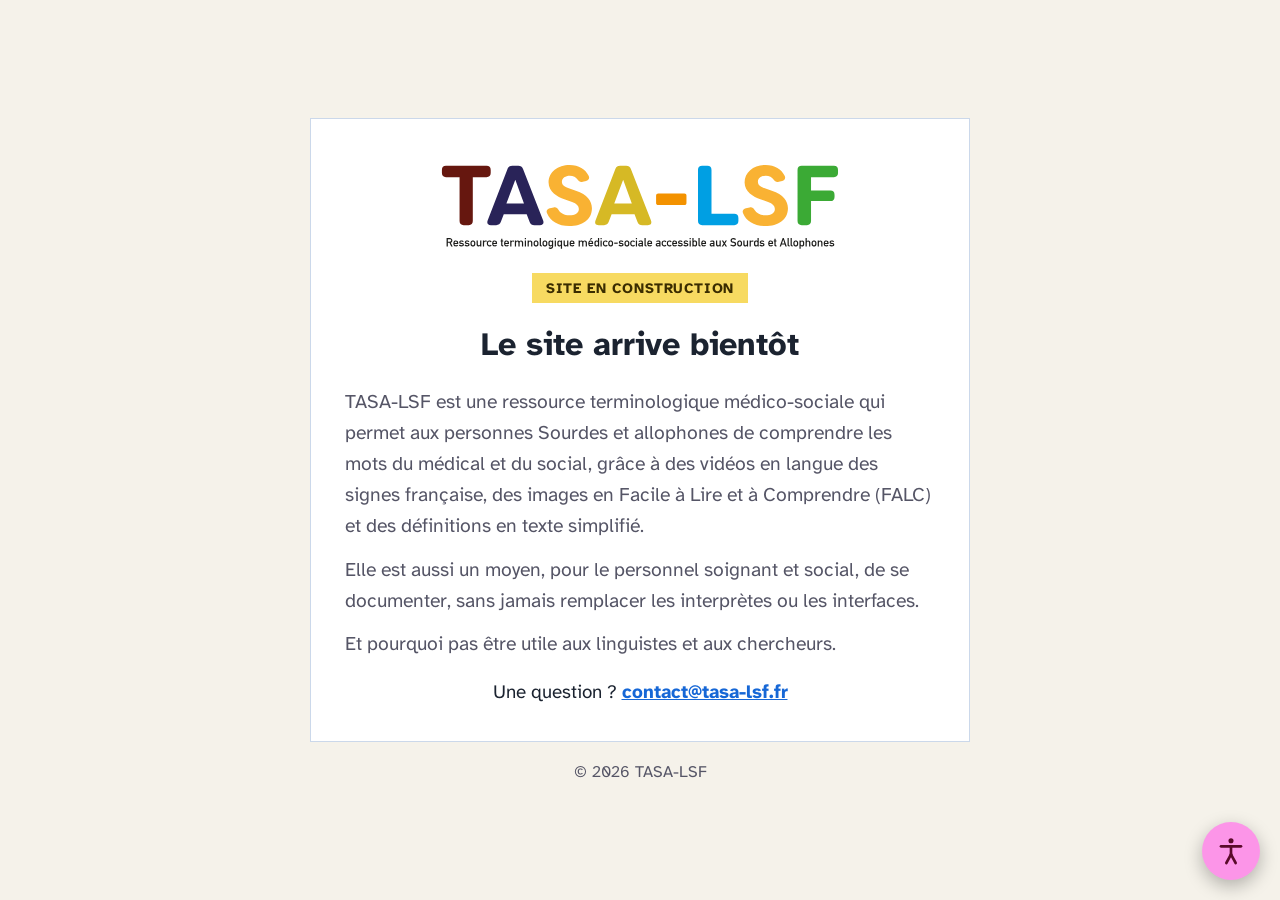
<file: index.html>
<!doctype html>
<html lang="fr">
<head>
  <meta charset="utf-8">
  <meta name="viewport" content="width=device-width, initial-scale=1">
  <title>TASA-LSF</title>
  <meta name="description" content="TASA-LSF, ressource terminologique médico-sociale accessible aux Sourds et allophones. Le site arrive bientôt.">
  <link rel="stylesheet" href="styles.css">
  <!-- Applique les réglages mémorisés avant l'affichage (évite le « flash » du mode clair) -->
  <script>
    (function () {
      var R = document.documentElement, g = function (k) { try { return localStorage.getItem(k); } catch (e) { return null; } };
      var m = g('tasa-mode');
      if (m && m !== 'clair') R.setAttribute('data-mode', m);
      var t = g('tasa-taille'); if (t) R.setAttribute('data-taille', t);
      var p = g('tasa-police'); if (p) R.setAttribute('data-police', p);
    })();
  </script>
</head>
<body>

  <main class="page">
    <section class="carte">
      <!-- Un logo par mode, affiché par le CSS selon data-mode (fonctionne même sans JavaScript) -->
      <img class="logo logo-clair" src="images/logo_tasa.svg"
           alt="TASA-LSF, ressource terminologique médico-sociale accessible aux Sourds et Allophones">
      <img class="logo logo-sombre" src="images/logo_tasa_sombre.svg"
           alt="TASA-LSF, ressource terminologique médico-sociale accessible aux Sourds et Allophones">
      <img class="logo logo-nb" src="images/logo_tasa_noir_blanc.svg"
           alt="TASA-LSF, ressource terminologique médico-sociale accessible aux Sourds et Allophones">

      <p class="badge">Site en construction</p>
      <h1>Le site arrive bientôt</h1>

      <div class="intro">
        <p>TASA-LSF est une ressource terminologique médico-sociale qui permet aux personnes Sourdes et allophones de comprendre les mots du médical et du social, grâce à des vidéos en langue des signes française, des images en Facile à Lire et à Comprendre (FALC) et des définitions en texte simplifié.</p>
        <p>Elle est aussi un moyen, pour le personnel soignant et social, de se documenter, sans jamais remplacer les interprètes ou les interfaces.</p>
        <p>Et pourquoi pas être utile aux linguistes et aux chercheurs.</p>
      </div>

      <p class="contact">Une question ? <a href="mailto:contact@tasa-lsf.fr">contact@tasa-lsf.fr</a></p>
    </section>
    <footer class="pied">&copy; 2026 TASA-LSF</footer>
  </main>

  <!-- Bouton rond pour ouvrir les réglages d'accessibilité -->
  <button type="button" class="acc-fab" id="accFab" aria-label="Ouvrir les réglages d'accessibilité" aria-expanded="false" aria-controls="accPanneau" onclick="basculerPanneau()">
    <svg viewBox="0 0 24 24" aria-hidden="true" fill="none" stroke="currentColor" stroke-width="2" stroke-linecap="round">
      <circle cx="12" cy="4.3" r="1.9" fill="currentColor" stroke="none"></circle>
      <line x1="4.5" y1="8.5" x2="19.5" y2="8.5"></line>
      <line x1="12" y1="8.5" x2="12" y2="14.5"></line>
      <line x1="12" y1="14.5" x2="8.5" y2="21"></line>
      <line x1="12" y1="14.5" x2="15.5" y2="21"></line>
    </svg>
  </button>

  <!-- Panneau d'accessibilité -->
  <section class="acc-panneau" id="accPanneau" aria-label="Réglages d'accessibilité">
    <div class="acc-tete">
      <h2>Accessibilité</h2>
      <button type="button" class="acc-fermer" aria-label="Fermer le panneau" onclick="basculerPanneau()">&times;</button>
    </div>
    <div class="acc-corps">

      <div class="acc-ligne"><span class="lab">Contraste</span>
        <div class="acc-choix">
          <button type="button" class="acc-b ico actif" id="mClair" onclick="setMode('clair')">
            <svg viewBox="0 0 24 24" aria-hidden="true" fill="none" stroke="currentColor" stroke-width="2" stroke-linecap="round"><circle cx="12" cy="12" r="4.4"/><line x1="12" y1="3.5" x2="12" y2="5.6"/><line x1="12" y1="18.4" x2="12" y2="20.5"/><line x1="3.5" y1="12" x2="5.6" y2="12"/><line x1="18.4" y1="12" x2="20.5" y2="12"/><line x1="6" y1="6" x2="7.5" y2="7.5"/><line x1="16.5" y1="16.5" x2="18" y2="18"/><line x1="6" y1="18" x2="7.5" y2="16.5"/><line x1="16.5" y1="7.5" x2="18" y2="6"/></svg>
            <span>Clair</span>
          </button>
          <button type="button" class="acc-b ico" id="mSombre" onclick="setMode('dark')">
            <svg viewBox="0 0 24 24" aria-hidden="true" fill="currentColor"><path d="M14.2 3.6a8.5 8.5 0 1 0 6.2 12.9A6.8 6.8 0 0 1 14.2 3.6z"/></svg>
            <span>Sombre</span>
          </button>
          <button type="button" class="acc-b ico" id="mNb" onclick="setMode('nb')">
            <svg viewBox="0 0 24 24" aria-hidden="true" fill="none" stroke="currentColor" stroke-width="2"><circle cx="12" cy="12" r="8.5"/><path d="M12 3.5a8.5 8.5 0 0 1 0 17z" fill="currentColor" stroke="none"/></svg>
            <span>Noir et blanc</span>
          </button>
        </div>
      </div>

      <div class="acc-ligne"><span class="lab">Taille du texte</span>
        <div class="acc-choix">
          <button type="button" class="acc-b" id="tPetit" onclick="setTaille('petit')" aria-label="Réduire le texte">A−</button>
          <button type="button" class="acc-b actif" id="tNormal" onclick="setTaille('normal')" aria-label="Taille normale">A</button>
          <button type="button" class="acc-b" id="tGrand" onclick="setTaille('grand')" aria-label="Agrandir le texte">A+</button>
        </div>
      </div>

      <div class="acc-ligne"><span class="lab">Police</span>
        <div class="acc-choix">
          <button type="button" class="acc-b actif" id="pStd" onclick="setPolice('standard')">Standard</button>
          <button type="button" class="acc-b" id="pDys" onclick="setPolice('dys')">Dys (dyslexie)</button>
        </div>
      </div>

      <div class="acc-ligne"><span class="lab">Interligne</span>
        <div class="acc-pm">
          <button type="button" class="acc-b" onclick="pas('interligne',-1)" aria-label="Diminuer l'interligne">−</button>
          <span class="val" id="vInter">1.6</span>
          <button type="button" class="acc-b" onclick="pas('interligne',1)" aria-label="Augmenter l'interligne">+</button>
        </div>
      </div>

      <div class="acc-ligne"><span class="lab">Espacement des lettres</span>
        <div class="acc-pm">
          <button type="button" class="acc-b" onclick="pas('lettres',-1)" aria-label="Diminuer l'espacement">−</button>
          <span class="val" id="vLettres">0.00</span>
          <button type="button" class="acc-b" onclick="pas('lettres',1)" aria-label="Augmenter l'espacement">+</button>
        </div>
      </div>

      <button type="button" class="acc-reset" onclick="reinitialiser()">Réinitialiser</button>
    </div>
  </section>

  <script src="script.js"></script>
</body>
</html>
</file>
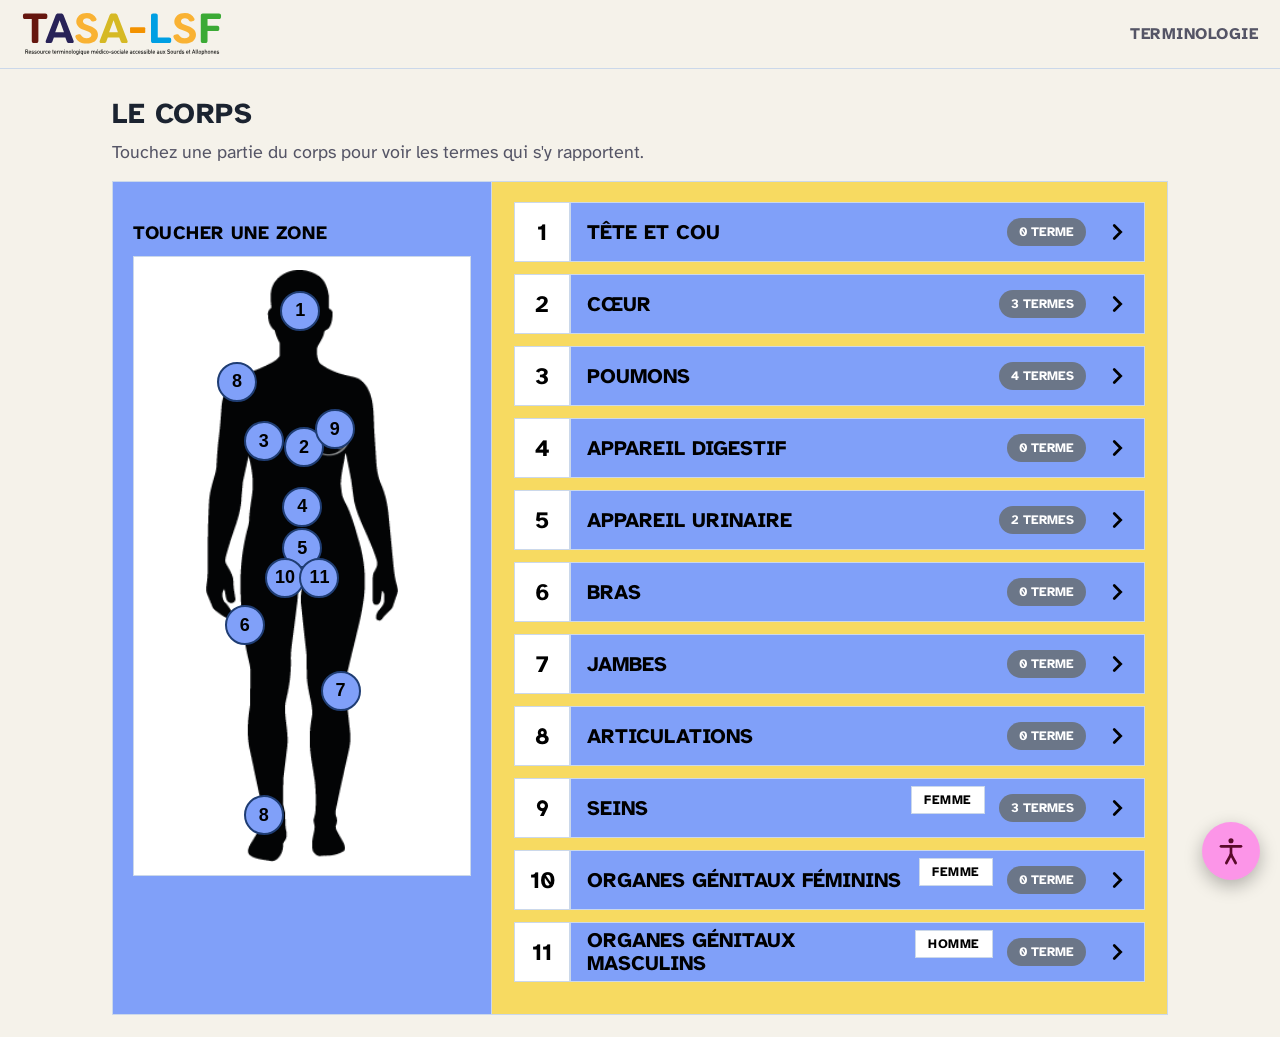
<file: corps.html>
<!doctype html>
<html lang="fr">
<head>
  <meta charset="utf-8">
  <meta name="viewport" content="width=device-width, initial-scale=1">
  <title>TASA-LSF, le corps</title>
  <link rel="stylesheet" href="styles.css">
  <link rel="stylesheet" href="site.css">
  <!-- Applique le mode mémorisé avant l'affichage (évite le flash) -->
  <script>
    (function () {
      var R = document.documentElement, g = function (k) { try { return localStorage.getItem(k); } catch (e) { return null; } };
      var m = g('tasa-mode'); if (m && m !== 'clair') R.setAttribute('data-mode', m);
      var t = g('tasa-taille'); if (t) R.setAttribute('data-taille', t);
      var p = g('tasa-police'); if (p) R.setAttribute('data-police', p);
    })();
  </script>
</head>
<body>

  <header class="site-top">
    <a href="index.html" aria-label="Accueil TASA-LSF">
      <img class="logo logo-clair" src="images/logo_tasa.svg" alt="TASA-LSF">
      <img class="logo logo-sombre" src="images/logo_tasa_sombre.svg" alt="TASA-LSF">
      <img class="logo logo-nb" src="images/logo_tasa_noir_blanc.svg" alt="TASA-LSF">
    </a>
    <span class="fil">Terminologie</span>
  </header>

  <main class="vue">
    <h1 class="vue-titre">Le corps</h1>
    <p class="vue-sous">Touchez une partie du corps pour voir les termes qui s'y rapportent.</p>

    <!-- Entrée par le corps -->
    <div class="corps-layout" id="corpsLayout">
      <div class="col-corps">
        <p class="sous">Toucher une zone</p>
        <div class="body"><div class="body-inner" id="bodyInner">
          <img class="corps" id="corpsImg" src="images/corps/homme_femme.png" alt="">
        </div></div>
      </div>
      <div class="col-zones" id="listeZones" aria-label="Liste des zones du corps"></div>
    </div>

    <!-- Tuiles des termes d'une zone (masqué par défaut) -->
    <section class="zone-tuiles" id="zoneTuiles" hidden>
      <div class="titre-ligne">
        <button class="btn-retour" type="button" onclick="retourCorps()" aria-label="Page précédente"></button>
        <button class="btn-accueil" type="button" onclick="location.href='index.html'" aria-label="Retour à l'accueil"></button>
        <h1 class="view-title" id="zoneTitre"></h1>
      </div>
      <div class="grid" id="grilleTermes"></div>
    </section>
  </main>

  <!-- Bouton + panneau d'accessibilité (réutilisés) -->
  <button type="button" class="acc-fab" id="accFab" aria-label="Ouvrir les réglages d'accessibilité" aria-expanded="false" onclick="basculerPanneau()">
    <svg viewBox="0 0 24 24" aria-hidden="true" fill="none" stroke="currentColor" stroke-width="2" stroke-linecap="round">
      <circle cx="12" cy="4.3" r="1.9" fill="currentColor" stroke="none"></circle>
      <line x1="4.5" y1="8.5" x2="19.5" y2="8.5"></line>
      <line x1="12" y1="8.5" x2="12" y2="14.5"></line>
      <line x1="12" y1="14.5" x2="8.5" y2="21"></line>
      <line x1="12" y1="14.5" x2="15.5" y2="21"></line>
    </svg>
  </button>

  <section class="acc-panneau" id="accPanneau" role="dialog" aria-label="Réglages d'accessibilité">
    <div class="acc-tete"><h2>Accessibilité</h2><button type="button" class="acc-fermer" aria-label="Fermer le panneau" onclick="basculerPanneau()">&times;</button></div>
    <div class="acc-corps">
      <div class="acc-ligne"><span class="lab">Contraste</span>
        <div class="acc-choix">
          <button type="button" class="acc-b ico actif" id="mClair" onclick="setMode('clair')">
            <svg viewBox="0 0 24 24" aria-hidden="true" fill="none" stroke="currentColor" stroke-width="2" stroke-linecap="round"><circle cx="12" cy="12" r="4.4"/><line x1="12" y1="3.5" x2="12" y2="5.6"/><line x1="12" y1="18.4" x2="12" y2="20.5"/><line x1="3.5" y1="12" x2="5.6" y2="12"/><line x1="18.4" y1="12" x2="20.5" y2="12"/><line x1="6" y1="6" x2="7.5" y2="7.5"/><line x1="16.5" y1="16.5" x2="18" y2="18"/><line x1="6" y1="18" x2="7.5" y2="16.5"/><line x1="16.5" y1="7.5" x2="18" y2="6"/></svg>
            <span>Clair</span>
          </button>
          <button type="button" class="acc-b ico" id="mSombre" onclick="setMode('dark')">
            <svg viewBox="0 0 24 24" aria-hidden="true" fill="currentColor"><path d="M14.2 3.6a8.5 8.5 0 1 0 6.2 12.9A6.8 6.8 0 0 1 14.2 3.6z"/></svg>
            <span>Sombre</span>
          </button>
          <button type="button" class="acc-b ico" id="mNb" onclick="setMode('nb')">
            <svg viewBox="0 0 24 24" aria-hidden="true" fill="none" stroke="currentColor" stroke-width="2"><circle cx="12" cy="12" r="8.5"/><path d="M12 3.5a8.5 8.5 0 0 1 0 17z" fill="currentColor" stroke="none"/></svg>
            <span>Noir et blanc</span>
          </button>
        </div>
      </div>
      <div class="acc-ligne"><span class="lab">Taille du texte</span>
        <div class="acc-choix">
          <button type="button" class="acc-b" id="tPetit" onclick="setTaille('petit')" aria-label="Réduire le texte">A&#8722;</button>
          <button type="button" class="acc-b actif" id="tNormal" onclick="setTaille('normal')" aria-label="Taille normale">A</button>
          <button type="button" class="acc-b" id="tGrand" onclick="setTaille('grand')" aria-label="Agrandir le texte">A+</button>
        </div>
      </div>
      <div class="acc-ligne"><span class="lab">Police</span>
        <div class="acc-choix">
          <button type="button" class="acc-b actif" id="pStd" onclick="setPolice('standard')">Standard</button>
          <button type="button" class="acc-b" id="pDys" onclick="setPolice('dys')">Dys (dyslexie)</button>
        </div>
      </div>
      <div class="acc-ligne"><span class="lab">Interligne</span>
        <div class="acc-pm">
          <button type="button" class="acc-b" onclick="pas('interligne',-1)" aria-label="Diminuer l'interligne">&#8722;</button>
          <span class="val" id="vInter">1.6</span>
          <button type="button" class="acc-b" onclick="pas('interligne',1)" aria-label="Augmenter l'interligne">+</button>
        </div>
      </div>
      <div class="acc-ligne"><span class="lab">Espacement des lettres</span>
        <div class="acc-pm">
          <button type="button" class="acc-b" onclick="pas('lettres',-1)" aria-label="Diminuer l'espacement">&#8722;</button>
          <span class="val" id="vLettres">0</span>
          <button type="button" class="acc-b" onclick="pas('lettres',1)" aria-label="Augmenter l'espacement">+</button>
        </div>
      </div>
      <button type="button" class="acc-reset" onclick="reinitialiser()">Réinitialiser</button>
    </div>
  </section>

  <script src="script.js"></script>
  <script src="corps.js"></script>
</body>
</html>
</file>
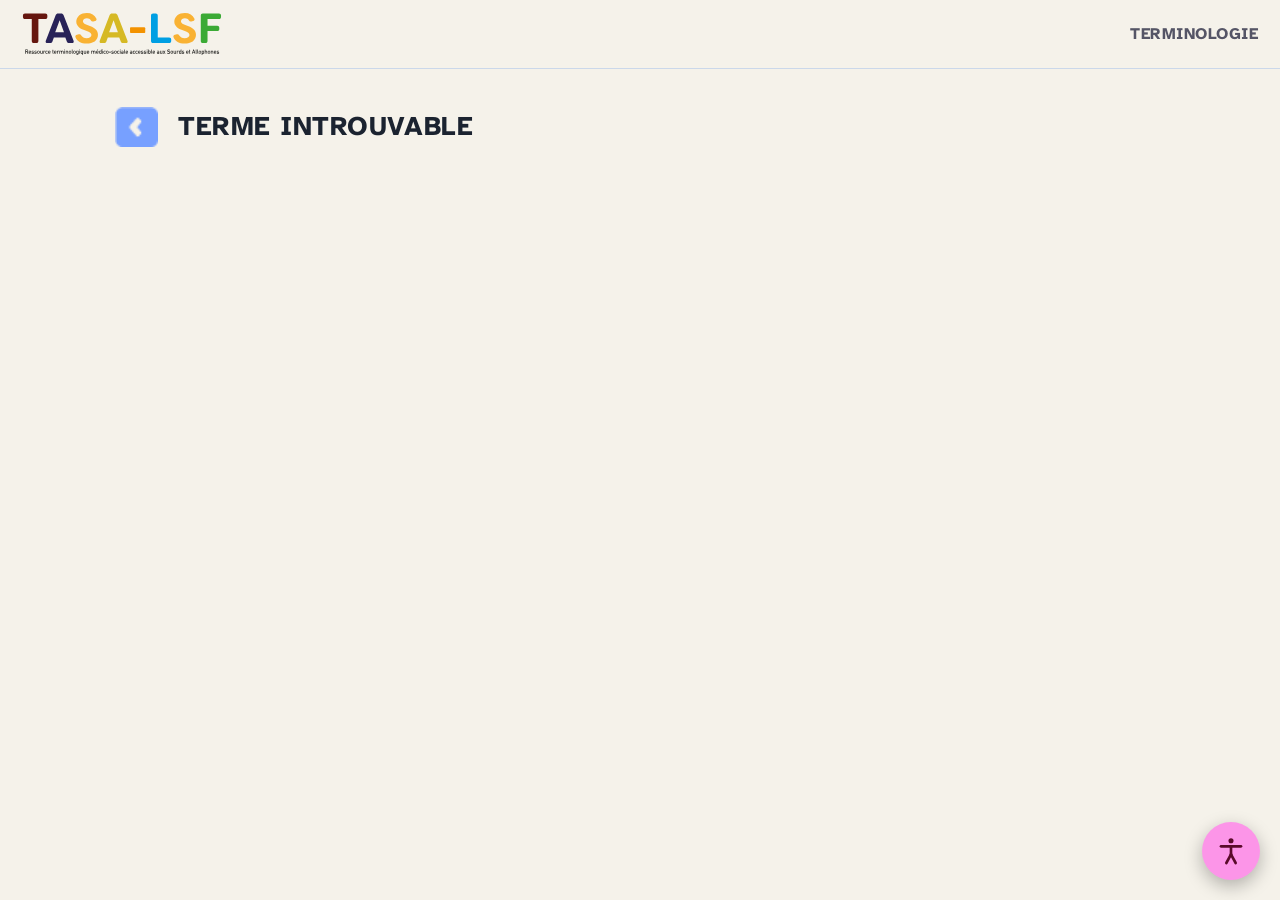
<file: fiche.html>
<!doctype html>
<html lang="fr">
<head>
  <meta charset="utf-8">
  <meta name="viewport" content="width=device-width, initial-scale=1">
  <title>TASA-LSF, fiche</title>
  <link rel="stylesheet" href="styles.css">
  <link rel="stylesheet" href="site.css">
  <!-- Applique le mode mémorisé avant l'affichage (évite le flash) -->
  <script>
    (function () {
      var R = document.documentElement, g = function (k) { try { return localStorage.getItem(k); } catch (e) { return null; } };
      var m = g('tasa-mode'); if (m && m !== 'clair') R.setAttribute('data-mode', m);
      var t = g('tasa-taille'); if (t) R.setAttribute('data-taille', t);
      var p = g('tasa-police'); if (p) R.setAttribute('data-police', p);
    })();
  </script>
</head>
<body>

  <header class="site-top">
    <a href="index.html" aria-label="Accueil TASA-LSF">
      <img class="logo logo-clair" src="images/logo_tasa.svg" alt="TASA-LSF">
      <img class="logo logo-sombre" src="images/logo_tasa_sombre.svg" alt="TASA-LSF">
      <img class="logo logo-nb" src="images/logo_tasa_noir_blanc.svg" alt="TASA-LSF">
    </a>
    <span class="fil">Terminologie</span>
  </header>

  <main class="vue" id="ficheContenu" aria-live="polite"></main>

  <!-- Infobulle d'un mot de glossaire -->
  <div class="bulle" id="bulle" role="tooltip"></div>

  <!-- Agrandissement d'une image -->
  <div class="agrandir-overlay" id="agrandir-overlay" hidden>
    <button type="button" class="agrandir-fermer" onclick="fermerAgrandir()" aria-label="Fermer">&times;</button>
    <div class="agrandir-contenu" id="agrandir-contenu"></div>
  </div>

  <!-- Bouton + panneau d'accessibilité (réutilisés) -->
  <button type="button" class="acc-fab" id="accFab" aria-label="Ouvrir les réglages d'accessibilité" aria-expanded="false" onclick="basculerPanneau()">
    <svg viewBox="0 0 24 24" aria-hidden="true" fill="none" stroke="currentColor" stroke-width="2" stroke-linecap="round">
      <circle cx="12" cy="4.3" r="1.9" fill="currentColor" stroke="none"></circle>
      <line x1="4.5" y1="8.5" x2="19.5" y2="8.5"></line>
      <line x1="12" y1="8.5" x2="12" y2="14.5"></line>
      <line x1="12" y1="14.5" x2="8.5" y2="21"></line>
      <line x1="12" y1="14.5" x2="15.5" y2="21"></line>
    </svg>
  </button>

  <section class="acc-panneau" id="accPanneau" role="dialog" aria-label="Réglages d'accessibilité">
    <div class="acc-tete"><h2>Accessibilité</h2><button type="button" class="acc-fermer" aria-label="Fermer le panneau" onclick="basculerPanneau()">&times;</button></div>
    <div class="acc-corps">
      <div class="acc-ligne"><span class="lab">Contraste</span>
        <div class="acc-choix">
          <button type="button" class="acc-b ico actif" id="mClair" onclick="setMode('clair')">
            <svg viewBox="0 0 24 24" aria-hidden="true" fill="none" stroke="currentColor" stroke-width="2" stroke-linecap="round"><circle cx="12" cy="12" r="4.4"/><line x1="12" y1="3.5" x2="12" y2="5.6"/><line x1="12" y1="18.4" x2="12" y2="20.5"/><line x1="3.5" y1="12" x2="5.6" y2="12"/><line x1="18.4" y1="12" x2="20.5" y2="12"/><line x1="6" y1="6" x2="7.5" y2="7.5"/><line x1="16.5" y1="16.5" x2="18" y2="18"/><line x1="6" y1="18" x2="7.5" y2="16.5"/><line x1="16.5" y1="7.5" x2="18" y2="6"/></svg>
            <span>Clair</span>
          </button>
          <button type="button" class="acc-b ico" id="mSombre" onclick="setMode('dark')">
            <svg viewBox="0 0 24 24" aria-hidden="true" fill="currentColor"><path d="M14.2 3.6a8.5 8.5 0 1 0 6.2 12.9A6.8 6.8 0 0 1 14.2 3.6z"/></svg>
            <span>Sombre</span>
          </button>
          <button type="button" class="acc-b ico" id="mNb" onclick="setMode('nb')">
            <svg viewBox="0 0 24 24" aria-hidden="true" fill="none" stroke="currentColor" stroke-width="2"><circle cx="12" cy="12" r="8.5"/><path d="M12 3.5a8.5 8.5 0 0 1 0 17z" fill="currentColor" stroke="none"/></svg>
            <span>Noir et blanc</span>
          </button>
        </div>
      </div>
      <div class="acc-ligne"><span class="lab">Taille du texte</span>
        <div class="acc-choix">
          <button type="button" class="acc-b" id="tPetit" onclick="setTaille('petit')" aria-label="Réduire le texte">A&#8722;</button>
          <button type="button" class="acc-b actif" id="tNormal" onclick="setTaille('normal')" aria-label="Taille normale">A</button>
          <button type="button" class="acc-b" id="tGrand" onclick="setTaille('grand')" aria-label="Agrandir le texte">A+</button>
        </div>
      </div>
      <div class="acc-ligne"><span class="lab">Police</span>
        <div class="acc-choix">
          <button type="button" class="acc-b actif" id="pStd" onclick="setPolice('standard')">Standard</button>
          <button type="button" class="acc-b" id="pDys" onclick="setPolice('dys')">Dys (dyslexie)</button>
        </div>
      </div>
      <div class="acc-ligne"><span class="lab">Interligne</span>
        <div class="acc-pm">
          <button type="button" class="acc-b" onclick="pas('interligne',-1)" aria-label="Diminuer l'interligne">&#8722;</button>
          <span class="val" id="vInter">1.6</span>
          <button type="button" class="acc-b" onclick="pas('interligne',1)" aria-label="Augmenter l'interligne">+</button>
        </div>
      </div>
      <div class="acc-ligne"><span class="lab">Espacement des lettres</span>
        <div class="acc-pm">
          <button type="button" class="acc-b" onclick="pas('lettres',-1)" aria-label="Diminuer l'espacement">&#8722;</button>
          <span class="val" id="vLettres">0</span>
          <button type="button" class="acc-b" onclick="pas('lettres',1)" aria-label="Augmenter l'espacement">+</button>
        </div>
      </div>
      <button type="button" class="acc-reset" onclick="reinitialiser()">Réinitialiser</button>
    </div>
  </section>

  <script src="script.js"></script>
  <script src="fiche.js"></script>
</body>
</html>
</file>
<file: styles.css>
/* ==========================================================================
   TASA-LSF — page d'attente + panneau d'accessibilité
   Design de la ressource : plat, coins carrés, couleurs du logo.
   ========================================================================== */

@font-face { font-family:"Atkinson Hyperlegible"; src:url("images/fonts/Atkinson-Regular.otf") format("opentype"); font-weight:400; font-style:normal; font-display:swap; }
@font-face { font-family:"Atkinson Hyperlegible"; src:url("images/fonts/Atkinson-Bold.otf") format("opentype"); font-weight:700; font-style:normal; font-display:swap; }
@font-face { font-family:"OpenDyslexic"; src:url("images/fonts/OpenDyslexic-Regular.otf") format("opentype"); font-weight:400; font-style:normal; font-display:swap; }
@font-face { font-family:"OpenDyslexic"; src:url("images/fonts/OpenDyslexic-Bold.otf") format("opentype"); font-weight:700; font-style:normal; font-display:swap; }

/* ---- Couleurs : Clair (défaut), Sombre, Noir et blanc ---- */
:root{
  --fond:#F5F2EA; --carte:#FFFFFF; --encre:#1B2330; --gris:#556; --bord:#CBD8EA;
  --primary:#1667D6; --jaune:#F7DA61;
  --entete:#123A6B; --entete-txt:#FFFFFF;   /* bandeau du panneau (design mémoire) */
  --fab:#FC95E8; --fab-ic:#5A0A2A;          /* rond accessibilité : rose TASA + picto foncé */
  --interligne:1.6; --lettres:0em;
  color-scheme:light;
}
:root[data-mode="dark"]{ color-scheme:dark; --fond:#0E1626; --carte:#151F30; --encre:#EAF1FB; --gris:#A7B4C6; --bord:#2A3B5A; --primary:#5FA0FF; --entete:#04264F; }
:root[data-mode="nb"]{ --fond:#FFFFFF; --carte:#FFFFFF; --encre:#000; --gris:#000; --bord:#000; --primary:#000; --jaune:#FFFFFF; --entete:#000; --fab:#000; --fab-ic:#fff; }

/* ---- Taille du texte ---- */
html{ font-size:112.5%; }
:root[data-taille="petit"]{ font-size:100%; }
:root[data-taille="grand"]{ font-size:131%; }
/* ---- Police adaptée à la dyslexie ---- */
:root[data-police="dys"] body{ font-family:"OpenDyslexic","Atkinson Hyperlegible",Verdana,sans-serif; }

*{ box-sizing:border-box; }
body{ margin:0; background:var(--fond); color:var(--encre); font-family:"Atkinson Hyperlegible",Verdana,system-ui,sans-serif; letter-spacing:var(--lettres); }

/* ---- Page d'attente ---- */
.page{ min-height:100vh; display:flex; flex-direction:column; align-items:center; justify-content:center; padding:28px; }
.carte{ width:100%; max-width:660px; background:var(--carte); border:1px solid var(--bord); padding:38px 34px; text-align:center; }
:root[data-mode="nb"] .carte{ border:2px solid #000; }
/* Un logo par mode : seul celui du mode actif est affiché */
.logo{ display:block; width:min(400px,88%); height:auto; margin:6px auto 22px; }
.logo-sombre, .logo-nb{ display:none; }
:root[data-mode="dark"] .logo-clair, :root[data-mode="nb"] .logo-clair{ display:none; }
:root[data-mode="dark"] .logo-sombre, :root[data-mode="nb"] .logo-nb{ display:block; }
.badge{ display:inline-block; margin:0 0 16px; padding:6px 14px; background:var(--jaune); color:#3A2C00; font-weight:800; font-size:.8rem; text-transform:uppercase; letter-spacing:.04em; }
:root[data-mode="nb"] .badge{ background:#fff; color:#000; border:2px solid #000; }
h1{ margin:0 0 16px; font-size:1.8rem; line-height:var(--interligne); }
.intro{ max-width:56ch; margin:0 auto; color:var(--gris); font-size:1.08rem; line-height:var(--interligne); text-align:left; }
.intro p{ margin:0 0 12px; }
.intro p:last-child{ margin-bottom:0; }
.contact{ margin:20px 0 0; font-size:1.05rem; text-align:center; }
.contact a{ color:var(--primary); font-weight:700; }
:root[data-mode="nb"] .contact a{ text-decoration:underline; }
.pied{ margin-top:20px; color:var(--gris); font-size:.9rem; }

/* ---- Rond accessibilité (couleur TASA) ---- */
.acc-fab{ position:fixed; right:20px; bottom:20px; width:58px; height:58px; border-radius:50%; border:none; background:var(--fab); color:var(--fab-ic); cursor:pointer; box-shadow:0 6px 18px rgba(0,0,0,.28); display:flex; align-items:center; justify-content:center; z-index:50; }
.acc-fab svg{ width:32px; height:32px; }
.acc-fab:focus-visible{ outline:3px solid var(--jaune); outline-offset:3px; }
:root[data-mode="nb"] .acc-fab{ border:2px solid #fff; }
:root[data-mode="nb"] .acc-fab:focus-visible{ outline-color:#000; }

/* ---- Panneau d'accessibilité (carré, bandeau bleu) ---- */
.acc-panneau{ display:none; position:fixed; right:20px; bottom:88px; width:322px; max-width:calc(100vw - 40px); background:var(--carte); color:var(--encre); border:1px solid var(--bord); box-shadow:0 12px 34px rgba(0,0,0,.30); z-index:51; }
.acc-panneau.ouvert{ display:block; }
:root[data-mode="nb"] .acc-panneau{ border:2px solid #000; }
.acc-tete{ display:flex; align-items:center; justify-content:space-between; padding:11px 16px; background:var(--entete); color:var(--entete-txt); }
.acc-tete h2{ margin:0; font-size:1.05rem; text-transform:uppercase; letter-spacing:.03em; }
.acc-fermer{ background:none; border:none; font-size:1.5rem; line-height:1; cursor:pointer; color:var(--entete-txt); }
.acc-corps{ padding:4px 16px 16px; }
.acc-ligne{ padding:11px 0; border-top:1px solid var(--bord); }
.acc-ligne:first-child{ border-top:none; }
.acc-ligne > .lab{ display:block; font-weight:800; font-size:.82rem; text-transform:uppercase; letter-spacing:.03em; color:var(--gris); margin:0 0 7px; }
.acc-choix{ display:flex; gap:8px; flex-wrap:wrap; }
.acc-b{ flex:1; min-width:56px; background:#fff; color:#111; border:1px solid var(--bord); padding:8px 6px; font:inherit; font-weight:700; font-size:.95rem; cursor:pointer; display:flex; align-items:center; justify-content:center; gap:6px; }
.acc-b svg{ width:18px; height:18px; flex:none; }
.acc-b.ico{ flex-direction:column; gap:5px; padding:9px 4px; font-size:.82rem; line-height:1.15; }
.acc-b.ico svg{ width:22px; height:22px; }
.acc-b.actif{ background:var(--jaune); color:#000; border-color:#000; }
.acc-b:hover{ background:var(--jaune); color:#000; }
.acc-b:focus-visible{ outline:3px solid var(--primary); outline-offset:2px; }
:root[data-mode="dark"] .acc-b{ background:#0E1626; color:#EAF1FB; }
:root[data-mode="dark"] .acc-b.actif, :root[data-mode="dark"] .acc-b:hover{ background:var(--jaune); color:#000; border-color:var(--jaune); }
:root[data-mode="nb"] .acc-b{ background:#fff; color:#000; border:2px solid #000; }
:root[data-mode="nb"] .acc-b.actif, :root[data-mode="nb"] .acc-b:hover{ background:#000; color:#fff; }
:root[data-mode="nb"] .acc-b:focus-visible{ outline-color:#000; }
:root[data-mode="nb"] .acc-reset{ border:2px solid #000; text-decoration:underline; }
.acc-pm{ display:flex; align-items:center; gap:8px; }
.acc-pm .val{ flex:1; text-align:center; font-weight:800; }
.acc-reset{ width:100%; margin-top:12px; background:none; border:1px solid var(--bord); padding:9px; font:inherit; font-weight:700; color:var(--primary); cursor:pointer; }

/* ---- Téléphones ---- */
@media (max-width:480px){
  h1{ font-size:1.5rem; }
  .carte{ padding:28px 18px; }
  .acc-panneau{ right:12px; left:12px; width:auto; bottom:84px; }
  .acc-fab{ right:14px; bottom:14px; }
}
</file>
<file: site.css>
/* ==========================================================================
   TASA-LSF — styles du site (vues) : ici l'entrée par le corps.
   Réutilise styles.css pour les polices, les 3 modes et le panneau d'accessibilité.
   ========================================================================== */

/* L'attribut hidden doit toujours masquer, même quand un display est fixé plus bas. */
[hidden]{ display:none !important; }

:root{
  --bleu:#80A0F9; --sur-zone:#000; --zline:#CBD8EA; --gris-pill:#6B7688; --vert:#97D893; --rose:#FC95E8;
}
:root[data-mode="dark"]{ --bleu:#2E3F6B; --sur-zone:#EAF1FB; --zline:#2A3B5A; --gris-pill:#556;
  --jaune:#6A5A22; --vert:#2F6B3F; --rose:#7A2E70; }
:root[data-mode="nb"]{ --bleu:#FFFFFF; --sur-zone:#000; --zline:#000; --gris-pill:#000;
  --jaune:#FFFFFF; --vert:#FFFFFF; --rose:#FFFFFF; }

/* ---- En-tête ---- */
.site-top{ display:flex; align-items:center; gap:16px; padding:12px 22px; border-bottom:1px solid var(--bord); }
.site-top .logo{ width:auto; height:44px; margin:0; padding:0; background:none; border:none; }
.site-top .fil{ margin-left:auto; color:var(--gris); font-weight:700; text-transform:uppercase; letter-spacing:.03em; font-size:.9rem; }

/* ---- Conteneur de vue ---- */
.vue{ max-width:1100px; margin:0 auto; padding:22px; }
.vue-titre{ margin:0 0 4px; font-size:1.6rem; text-transform:uppercase; letter-spacing:.02em; }
.vue-sous{ margin:0 0 18px; color:var(--gris); }

/* ---- Entrée par le corps ---- */
.corps-layout{ display:grid; grid-template-columns:36% 64%; gap:0; border:1px solid var(--zline); }
.col-corps{ background:var(--bleu); border-right:1px solid var(--zline); padding:20px; display:flex; flex-direction:column; }
.col-corps .sous{ font-weight:800; text-transform:uppercase; letter-spacing:.03em; margin-bottom:12px; font-size:1.05rem; color:var(--sur-zone); }
.body{ background:#fff; border:1px solid var(--zline); padding:12px; display:flex; justify-content:center; }
.body-inner{ position:relative; aspect-ratio:188/582; max-width:100%; height:66vh; max-height:66vh; }
.body-inner .corps{ width:100%; height:100%; object-fit:contain; display:block; }

/* Ronds numérotés (positionnés en %) */
.dot{ position:absolute; transform:translate(-50%,-50%); width:clamp(24px,3.4vw,40px); height:clamp(24px,3.4vw,40px);
  border-radius:50%; background:var(--bleu); border:2px solid #1F3D73; color:#000; font-weight:800; font-size:1rem;
  display:flex; align-items:center; justify-content:center; cursor:pointer; transition:background .12s, transform .12s; }
.dot:hover, .dot:focus-visible, .dot.actif{ background:var(--jaune); transform:translate(-50%,-50%) scale(1.12); }
.dot:focus-visible{ outline:3px solid var(--primary); outline-offset:3px; }
:root[data-mode="nb"] .dot{ background:#fff; border-color:#000; }
:root[data-mode="nb"] .dot:hover, :root[data-mode="nb"] .dot:focus-visible, :root[data-mode="nb"] .dot.actif{ background:#000; color:#fff; }

/* Liste des zones */
.col-zones{ background:var(--jaune); padding:20px 22px; }
.zi{ display:flex; align-items:stretch; margin-bottom:12px; min-height:60px; background:none; border:none; padding:0; width:100%; cursor:pointer; text-align:left; font:inherit; }
.zi .num{ background:#fff; border:1px solid var(--zline); min-width:56px; display:flex; align-items:center; justify-content:center; font-weight:800; font-size:1.3rem; color:#000; }
.zi .nom{ background:var(--bleu); border:1px solid var(--zline); flex:1; display:flex; align-items:center; gap:14px; padding:6px 16px; color:var(--sur-zone); }
.zi .lbl{ font-weight:700; text-transform:uppercase; font-size:1.15rem; line-height:1.1; margin-right:auto; overflow-wrap:anywhere; }
.zi .badge{ background:#fff; border:1px solid var(--zline); color:#000; font-weight:700; text-transform:uppercase; font-size:.72rem; padding:5px 12px; }
.zi .count{ background:var(--gris-pill); color:#fff; font-weight:700; text-transform:uppercase; font-size:.72rem; padding:6px 12px; border-radius:20px; white-space:nowrap; }
.zi .chev{ width:22px; height:22px; flex:none; margin-left:6px; align-self:center; color:var(--sur-zone); }
.zi:hover .nom, .zi:focus-visible .nom, .zi.survol .nom{ background:var(--jaune); }
.zi:focus-visible{ outline:3px solid var(--primary); outline-offset:3px; }
:root[data-mode="nb"] .zi .nom{ border:2px solid #000; }
:root[data-mode="nb"] .zi:hover .nom, :root[data-mode="nb"] .zi.survol .nom{ background:#fff; }

/* ---- Tuiles des termes d'une zone ---- */
.retour{ display:inline-flex; align-items:center; gap:8px; background:none; border:1px solid var(--bord); border-radius:8px; padding:8px 14px; font:inherit; font-weight:700; color:var(--primary); cursor:pointer; margin-bottom:16px; }
.grid{ display:grid; grid-template-columns:repeat(auto-fit,minmax(190px,1fr)); gap:26px; }
.tile{ display:flex; flex-direction:column; gap:12px; background:none; border:none; padding:0; cursor:pointer; text-align:left; color:var(--encre); font:inherit; }
.tile .box{ width:100%; aspect-ratio:1/1; background:#fff; border:1px solid var(--zline); display:flex; align-items:center; justify-content:center; }
.tile .box img{ width:82%; height:82%; object-fit:contain; }
.tile .nom{ font-weight:800; text-transform:uppercase; font-size:1.1rem; line-height:1.15; overflow-wrap:anywhere; }
.tile:focus-visible{ outline:3px solid var(--primary); outline-offset:3px; }

/* ==========================================================================
   FICHE D'UN TERME (reprise fidèle du prototype)
   ========================================================================== */

/* ---- Boutons retour / accueil (images d'interface du proto) ---- */
.titre-ligne{ display:flex; align-items:center; gap:10px; padding:14px 0 16px; }
.btn-retour, .btn-accueil{ width:48px; height:40px; border:none; padding:0; cursor:pointer; background:transparent center / contain no-repeat; }
.btn-retour{ background-image:url("images/interface/chevron_1.png"); }
.btn-accueil{ background-image:url("images/interface/chevron_double.png"); }
.btn-retour:focus-visible, .btn-accueil:focus-visible{ outline:3px solid var(--primary); outline-offset:3px; }
.view-title{ margin:0 0 0 8px; font-size:1.5rem; text-transform:uppercase; letter-spacing:.02em; overflow-wrap:anywhere; }

/* ---- Haut de la fiche : nom, catégorie grammaticale, domaine, illustration ---- */
.fiche-titre{ display:flex; align-items:center; justify-content:space-between; gap:16px; padding:8px 0 14px; flex-wrap:wrap; }
.fiche-titre-g{ display:flex; flex-direction:column; gap:10px; }
.fiche-fleches{ display:flex; gap:10px; }
.terme-nom{ display:flex; align-items:baseline; gap:10px; flex-wrap:wrap; }
.terme-nom .nom{ font-size:2rem; font-weight:800; text-transform:uppercase; letter-spacing:.01em; overflow-wrap:anywhere; }
.terme-nom .gram{ font-size:1.05rem; color:var(--gris); }
.terme-nom .marque{ font-size:1rem; font-style:italic; font-weight:700; color:var(--gris); }
.dom{ align-self:flex-start; background:var(--jaune); border:1px solid var(--zline); color:var(--sur-zone);
  padding:4px 12px; font-weight:700; font-size:.85rem; text-transform:uppercase; letter-spacing:.03em; }
.terme-illu{ width:110px; height:110px; border:1px solid var(--bord); border-radius:14px; background:#fff; object-fit:contain; flex:none; cursor:zoom-in; }

/* ---- Corps de la fiche : deux colonnes ---- */
.fiche{ display:grid; grid-template-columns:38% 62%; }
.fiche-g{ background:var(--bleu); border:1px solid var(--zline); display:flex; flex-direction:column; min-width:0; }
.fiche-d{ display:flex; flex-direction:column; min-width:0; }

/* Colonne gauche : vidéo LSF */
.bloc-video{ padding:22px 22px 14px; }
.bloc-video .lsf-video{ display:block; width:100%; aspect-ratio:16/9; border:0; background:#000; }
.bloc-video .lsf-lien{ display:inline-block; margin-top:10px; background:#fff; color:#000; text-decoration:none; font-weight:700; padding:10px 16px; border:1px solid var(--zline); }
.bloc-video .lsf-vide{ background:#fff; border:1px solid var(--zline); text-align:center; padding:30px 14px; color:#333; }

/* Colonne gauche : images FALC (2 par ligne, texte au-dessus) */
.bloc-falc{ background:var(--rose); border:1px solid var(--zline); padding:18px 22px; flex:1 1 auto; }
.bloc-falc .lbl{ font-weight:800; font-size:1.3rem; margin-bottom:12px; color:var(--sur-zone); }
.bloc-falc .imgs{ display:grid; grid-template-columns:repeat(2,minmax(0,1fr)); gap:12px 14px; }
.bloc-falc .falc-item{ grid-row:span 2; display:grid; grid-template-rows:subgrid; }
.bloc-falc .falc-txt{ margin:0 0 6px; font-size:.82rem; font-weight:600; line-height:1.25; color:var(--sur-zone); text-transform:uppercase; }
.bloc-falc .falc-img{ width:100%; aspect-ratio:1/1; object-fit:contain; background:#fff; border:1px solid var(--zline); cursor:zoom-in; }

/* Colonne droite : champs (définition, exemple, réseau, parcours) */
.champ{ background:var(--jaune); border:1px solid var(--zline); padding:16px 20px; }
.champ:has(.parcours){ background:var(--vert); }
.champ + .champ{ border-top:3px solid rgba(0,0,0,.18); }
:root[data-mode="nb"] .champ + .champ{ border-top:3px solid #000; }
.champ h2{ margin:0 0 6px; font-size:1.1rem; font-weight:800; text-transform:uppercase; letter-spacing:.02em; color:var(--sur-zone); overflow-wrap:anywhere; }
.champ h3{ margin:12px 0 4px; font-size:1.1rem; font-weight:800; text-transform:uppercase; letter-spacing:.02em; color:var(--sur-zone); overflow-wrap:anywhere; }
.champ h3:first-child{ margin-top:0; }
.champ p, .champ .txt{ margin:0; font-size:1.28rem; line-height:1.5; color:var(--sur-zone); overflow-wrap:break-word; }
.champ .txt-simple{ font-size:1.28rem; line-height:1.55; }
.champ .source{ display:block; margin-top:6px; font-size:.82rem; font-style:italic; color:var(--gris); }
.champ .usage{ font-style:italic; }

/* Marque de contresens : bande rose en bas du champ Définition */
.contresens{ margin:14px -20px -16px; padding:14px 20px; background:var(--rose); border-top:1px solid var(--zline); overflow-wrap:break-word; color:var(--sur-zone); }
.contresens b{ color:#5A0A2A; }
:root[data-mode="dark"] .contresens b, :root[data-mode="nb"] .contresens b{ color:var(--sur-zone); }

/* Réseau terminologique : puces */
.reseau{ display:flex; flex-wrap:wrap; gap:8px; margin-top:8px; }
.chip{ background:#fff; border:1px solid #B0892B; padding:6px 12px; font-size:.92rem; font-weight:700; color:#000; max-width:100%; overflow-wrap:break-word; cursor:pointer; font-family:inherit; }
.chip small{ color:#7a5c12; font-weight:600; }
:root[data-mode="nb"] .chip{ border-color:#000; }
:root[data-mode="nb"] .chip small{ color:#000; }

/* Parcours de soins : étapes verticales */
.parcours{ display:flex; flex-direction:column; gap:10px; margin-top:10px; }
.etape{ display:flex; align-items:center; gap:14px; background:#fff; border:1px solid var(--zline); padding:10px 12px; }
.etape .img{ width:58px; height:58px; flex:none; background:var(--bleu); border:1px solid var(--zline); display:flex; align-items:center; justify-content:center; font-weight:800; color:#000; }
.etape .txt b{ display:block; font-size:1.02rem; color:#000; }
.etape .txt span{ font-size:.95rem; color:#20402a; }

/* Mot de glossaire (infobulle) */
.gloss{ font:inherit; cursor:help; color:var(--primary); font-weight:700; background:none; border:none; padding:0; border-bottom:2px dotted var(--primary); }
.bulle{ position:absolute; z-index:150; display:none; max-width:300px; background:#fff; color:#000; border:1px solid var(--bord);
  box-shadow:0 8px 26px rgba(0,0,0,.28); padding:12px 14px; font-size:.98rem; line-height:1.4; }
.bulle img{ display:block; max-width:100%; margin-bottom:8px; }

/* Agrandissement d'une image (zoom) */
.agrandir-overlay{ position:fixed; inset:0; z-index:200; display:flex; align-items:center; justify-content:center; padding:24px; background:rgba(0,0,0,.88); }
.agrandir-overlay[hidden]{ display:none; }
.agrandir-contenu{ display:flex; align-items:center; justify-content:center; width:92vw; height:88vh; }
.agrandir-contenu img{ width:100%; height:100%; object-fit:contain; }
.agrandir-fermer{ position:fixed; top:16px; right:16px; width:54px; height:54px; font-size:2rem; line-height:1; background:#fff; color:#000; border:2px solid #000; cursor:pointer; }
.agrandir-fermer:focus-visible{ outline:3px solid var(--primary); outline-offset:3px; }

/* ---- Téléphones ---- */
@media (max-width:720px){
  .corps-layout{ grid-template-columns:1fr; }
  .col-corps{ border-right:none; border-bottom:1px solid var(--zline); }
  .body-inner{ height:52vh; }
  .fiche{ grid-template-columns:1fr; }
}
</file>
